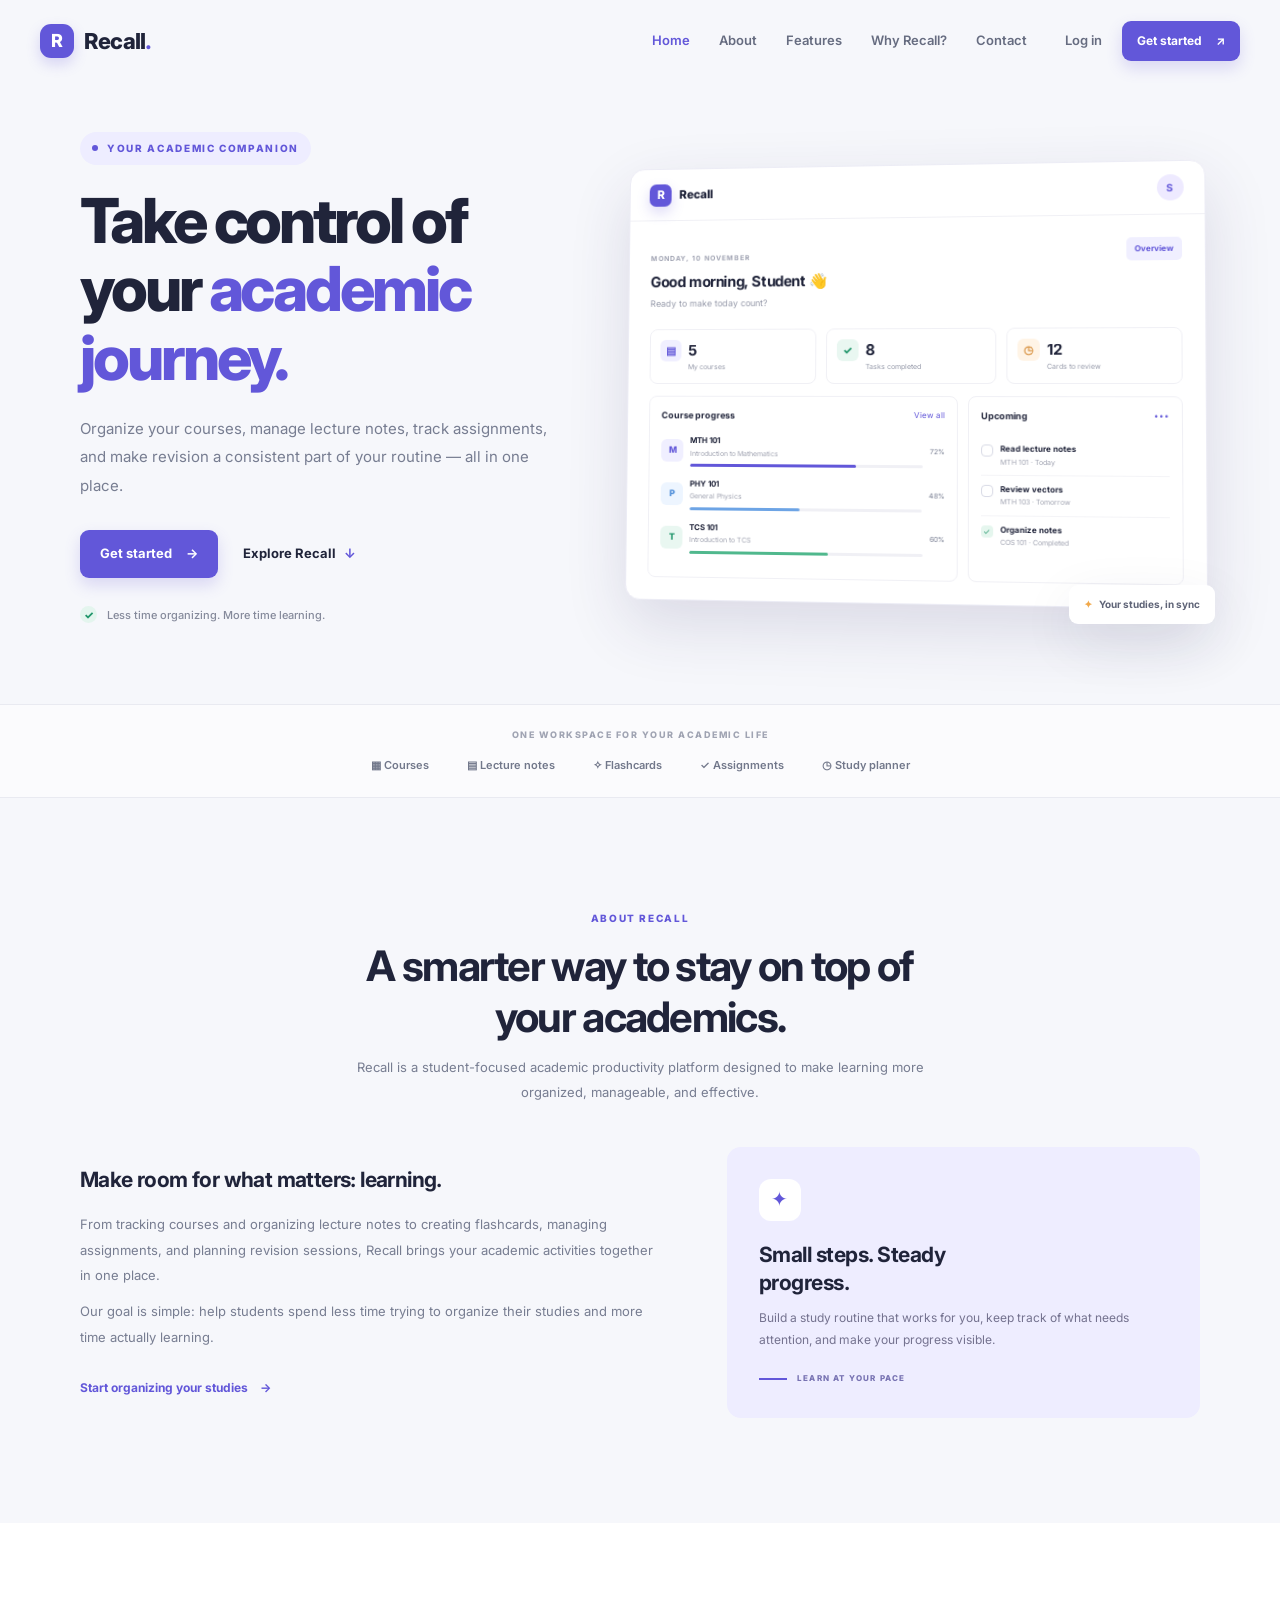
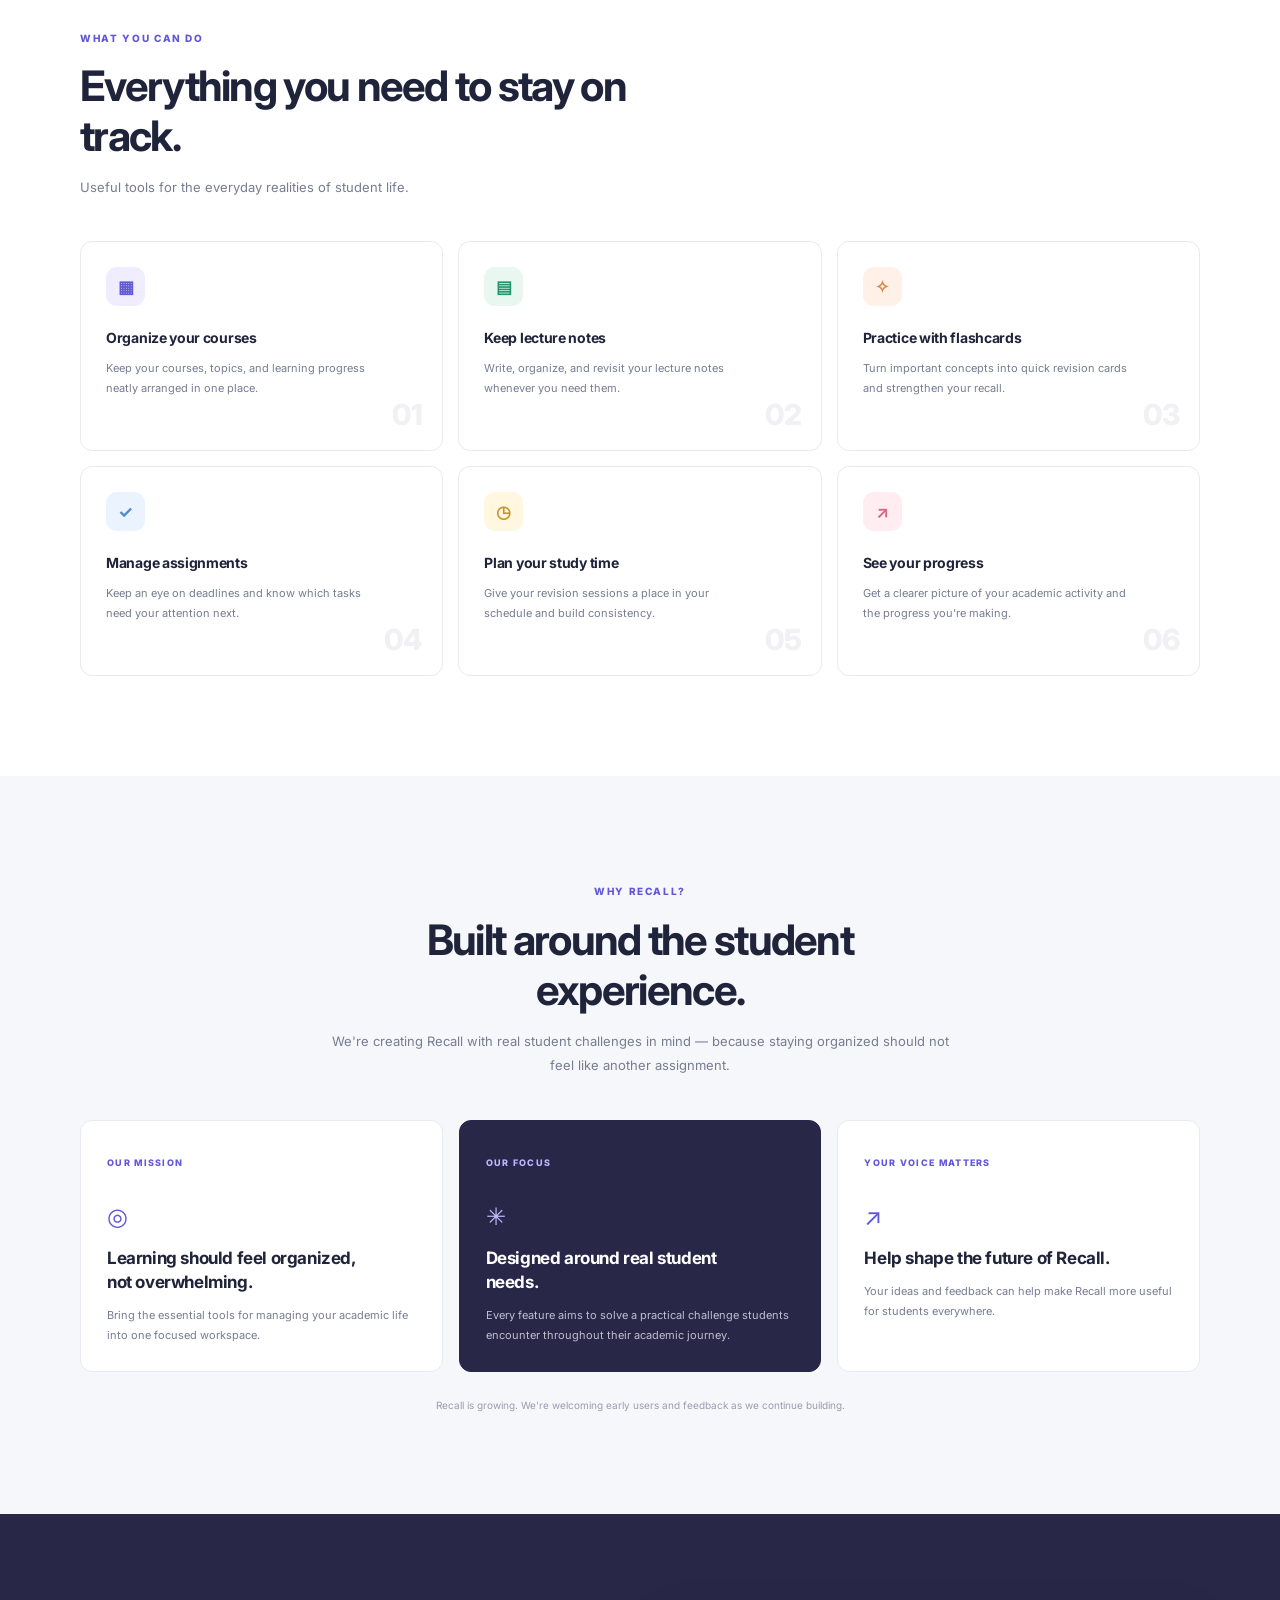
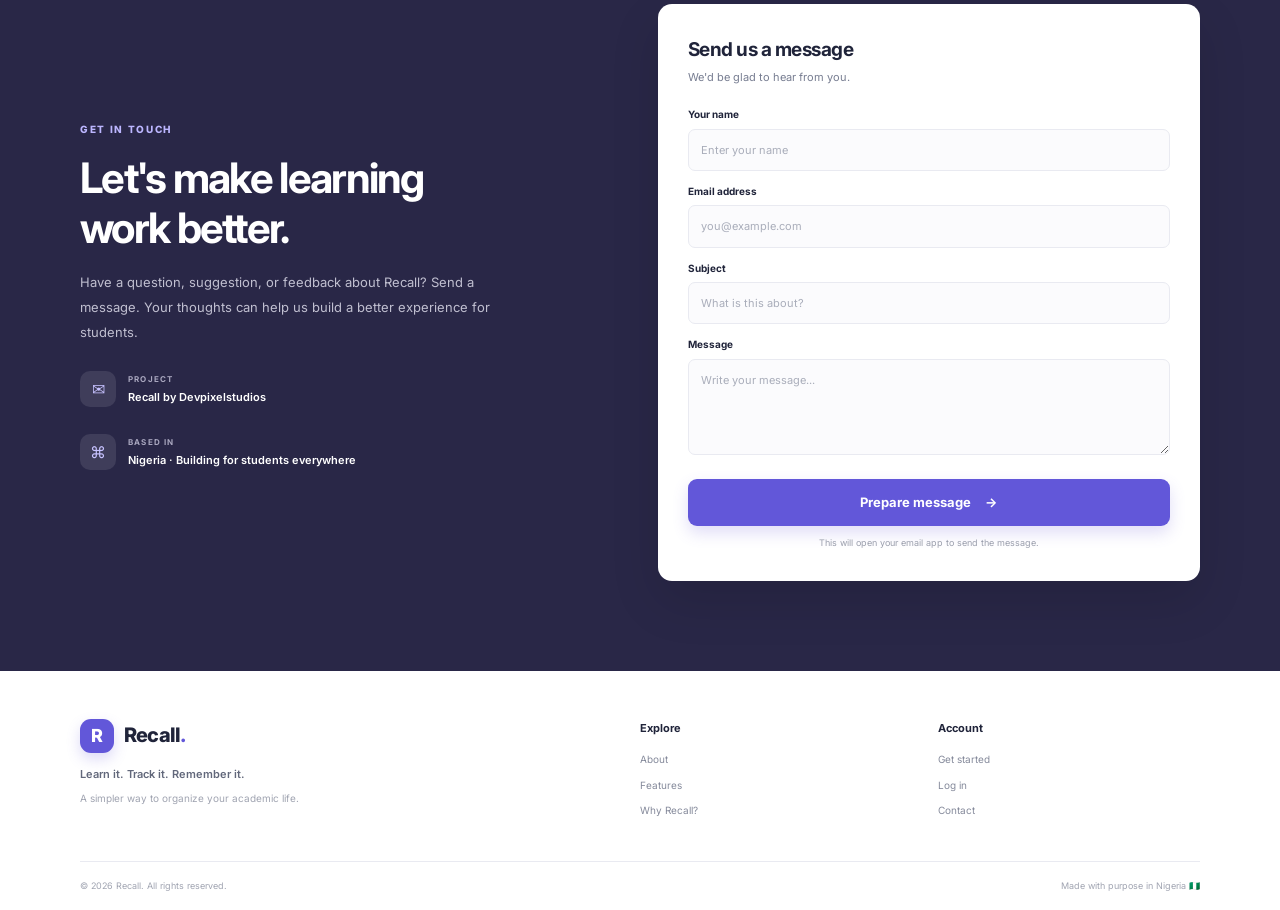
<file: public/index.html>
<!DOCTYPE html>
<html lang="en">
<head>
  <meta charset="UTF-8">
  <meta name="viewport" content="width=device-width, initial-scale=1.0">
  <meta name="description" content="Recall helps students organize courses, lecture notes, assignments and revision in one place.">
  <meta name="theme-color" content="#f6f7fb">
  <title>Recall — Learn it. Track it. Remember it.</title>
  <link rel="preconnect" href="https://fonts.googleapis.com">
  <link rel="preconnect" href="https://fonts.gstatic.com" crossorigin>
  <link href="https://fonts.googleapis.com/css2?family=Inter:wght@400;500;600;700;800&display=swap" rel="stylesheet">
  <link rel="stylesheet" href="css/index.css">
</head>
<body>
  <div class="site-shell">
    <nav class="navbar" aria-label="Main navigation">
      <a class="brand" href="#home" aria-label="Recall home">
        <span class="brand-mark">R</span><span>Recall<span class="brand-dot">.</span></span>
      </a>
      <button class="menu-toggle" id="menuToggle" aria-label="Open navigation" aria-expanded="false">
        <span></span><span></span><span></span>
      </button>
      <div class="nav-menu" id="navMenu">
        <a class="nav-link active" href="#home">Home</a>
        <a class="nav-link" href="#about">About</a>
        <a class="nav-link" href="#features">Features</a>
        <a class="nav-link" href="#why-recall">Why Recall?</a>
        <a class="nav-link" href="#contact">Contact</a>
        <div class="nav-actions">
          <a class="login-link" href="login.html">Log in</a>
          <a class="button button-small" href="register.html">Get started <span aria-hidden="true">↗</span></a>
        </div>
      </div>
    </nav>

    <main>
      <section class="hero section-wrap" id="home">
        <div class="hero-copy">
          <div class="eyebrow"><span class="eyebrow-dot"></span> YOUR ACADEMIC COMPANION</div>
          <h1>Take control of your <span>academic journey.</span></h1>
          <p class="hero-description">Organize your courses, manage lecture notes, track assignments, and make revision a consistent part of your routine — all in one place.</p>
          <div class="hero-actions">
            <a class="button" href="register.html">Get started <span aria-hidden="true">→</span></a>
            <a class="text-button" href="#about">Explore Recall <span aria-hidden="true">↓</span></a>
          </div>
          <div class="hero-note"><span class="note-check">✓</span> Less time organizing. More time learning.</div>
        </div>

        <div class="hero-visual" aria-label="Preview of the Recall student dashboard">
          <div class="visual-glow"></div>
          <div class="dashboard-preview">
            <div class="preview-topbar">
              <div class="preview-brand"><span class="mini-mark">R</span> Recall</div>
              <div class="preview-avatar">S</div>
            </div>
            <div class="preview-content">
              <div class="preview-greeting">
                <div><span class="preview-overline">MONDAY, 10 NOVEMBER</span><h3>Good morning, Student 👋</h3><p>Ready to make today count?</p></div>
                <span class="preview-pill">Overview</span>
              </div>
              <div class="preview-stats">
                <div class="stat-card"><span class="stat-icon purple">▤</span><strong>5</strong><small>My courses</small></div>
                <div class="stat-card"><span class="stat-icon green">✓</span><strong>8</strong><small>Tasks completed</small></div>
                <div class="stat-card"><span class="stat-icon orange">◷</span><strong>12</strong><small>Cards to review</small></div>
              </div>
              <div class="preview-lower">
                <div class="preview-panel courses-panel">
                  <div class="panel-heading"><strong>Course progress</strong><span>View all</span></div>
                  <div class="course-row"><span class="course-bullet purple-bg">M</span><div class="course-info"><b>MTH 101</b><small>Introduction to Mathematics</small><div class="progress-track"><i style="width:72%"></i></div></div><em>72%</em></div>
                  <div class="course-row"><span class="course-bullet blue-bg">P</span><div class="course-info"><b>PHY 101</b><small>General Physics</small><div class="progress-track"><i class="blue-progress" style="width:48%"></i></div></div><em>48%</em></div>
                  <div class="course-row"><span class="course-bullet green-bg">T</span><div class="course-info"><b>TCS 101</b><small>Introduction to TCS</small><div class="progress-track"><i class="green-progress" style="width:60%"></i></div></div><em>60%</em></div>
                </div>
                <div class="preview-panel task-panel">
                  <div class="panel-heading"><strong>Upcoming</strong><span>•••</span></div>
                  <div class="task-item"><span class="task-check"></span><div><b>Read lecture notes</b><small>MTH 101 · Today</small></div></div>
                  <div class="task-item"><span class="task-check"></span><div><b>Review vectors</b><small>MTH 103 · Tomorrow</small></div></div>
                  <div class="task-item"><span class="task-check done">✓</span><div><b>Organize notes</b><small>COS 101 · Completed</small></div></div>
                </div>
              </div>
            </div>
          </div>
          <div class="floating-chip"><span>✦</span> Your studies, in sync</div>
        </div>
      </section>

      <section class="trust-strip">
        <p>ONE WORKSPACE FOR YOUR ACADEMIC LIFE</p>
        <div><span>▦ Courses</span><span>▤ Lecture notes</span><span>✧ Flashcards</span><span>✓ Assignments</span><span>◷ Study planner</span></div>
      </section>

      <section class="section-wrap about-section" id="about">
        <div class="section-heading centered">
          <span class="section-kicker">ABOUT RECALL</span>
          <h2>A smarter way to stay on top of your academics.</h2>
          <p>Recall is a student-focused academic productivity platform designed to make learning more organized, manageable, and effective.</p>
        </div>
        <div class="about-content">
          <div class="about-copy">
            <h3>Make room for what matters: learning.</h3>
            <p>From tracking courses and organizing lecture notes to creating flashcards, managing assignments, and planning revision sessions, Recall brings your academic activities together in one place.</p>
            <p>Our goal is simple: help students spend less time trying to organize their studies and more time actually learning.</p>
            <a class="inline-link" href="register.html">Start organizing your studies <span>→</span></a>
          </div>
          <div class="about-highlight">
            <div class="highlight-icon">✦</div>
            <h3>Small steps. Steady progress.</h3>
            <p>Build a study routine that works for you, keep track of what needs attention, and make your progress visible.</p>
            <div class="highlight-footer"><span class="highlight-line"></span><span>LEARN AT YOUR PACE</span></div>
          </div>
        </div>
      </section>

      <section class="features-section" id="features">
        <div class="section-wrap">
          <div class="section-heading">
            <span class="section-kicker">WHAT YOU CAN DO</span>
            <h2>Everything you need to stay on track.</h2>
            <p>Useful tools for the everyday realities of student life.</p>
          </div>
          <div class="feature-grid">
            <article class="feature-card"><div class="feature-icon lavender">▦</div><h3>Organize your courses</h3><p>Keep your courses, topics, and learning progress neatly arranged in one place.</p><span class="feature-number">01</span></article>
            <article class="feature-card"><div class="feature-icon mint">▤</div><h3>Keep lecture notes</h3><p>Write, organize, and revisit your lecture notes whenever you need them.</p><span class="feature-number">02</span></article>
            <article class="feature-card"><div class="feature-icon peach">✧</div><h3>Practice with flashcards</h3><p>Turn important concepts into quick revision cards and strengthen your recall.</p><span class="feature-number">03</span></article>
            <article class="feature-card"><div class="feature-icon sky">✓</div><h3>Manage assignments</h3><p>Keep an eye on deadlines and know which tasks need your attention next.</p><span class="feature-number">04</span></article>
            <article class="feature-card"><div class="feature-icon butter">◷</div><h3>Plan your study time</h3><p>Give your revision sessions a place in your schedule and build consistency.</p><span class="feature-number">05</span></article>
            <article class="feature-card"><div class="feature-icon rose">↗</div><h3>See your progress</h3><p>Get a clearer picture of your academic activity and the progress you're making.</p><span class="feature-number">06</span></article>
          </div>
        </div>
      </section>

      <section class="section-wrap why-section" id="why-recall">
        <div class="section-heading centered">
          <span class="section-kicker">WHY RECALL?</span>
          <h2>Built around the student experience.</h2>
          <p>We're creating Recall with real student challenges in mind — because staying organized should not feel like another assignment.</p>
        </div>
        <div class="why-grid">
          <article class="why-card"><span class="why-tag">OUR MISSION</span><div class="why-icon">◎</div><h3>Learning should feel organized, not overwhelming.</h3><p>Bring the essential tools for managing your academic life into one focused workspace.</p></article>
          <article class="why-card featured-why"><span class="why-tag">OUR FOCUS</span><div class="why-icon">✳</div><h3>Designed around real student needs.</h3><p>Every feature aims to solve a practical challenge students encounter throughout their academic journey.</p></article>
          <article class="why-card"><span class="why-tag">YOUR VOICE MATTERS</span><div class="why-icon">↗</div><h3>Help shape the future of Recall.</h3><p>Your ideas and feedback can help make Recall more useful for students everywhere.</p></article>
        </div>
        <p class="honesty-note">Recall is growing. We're welcoming early users and feedback as we continue building.</p>
      </section>

      <section class="contact-section" id="contact">
        <div class="section-wrap contact-layout">
          <div class="contact-copy">
            <span class="section-kicker light-kicker">GET IN TOUCH</span>
            <h2>Let's make learning work better.</h2>
            <p>Have a question, suggestion, or feedback about Recall? Send a message. Your thoughts can help us build a better experience for students.</p>
            <div class="contact-detail"><span class="contact-detail-icon">✉</span><div><small>PROJECT</small><strong>Recall by Devpixelstudios</strong></div></div>
            <div class="contact-detail"><span class="contact-detail-icon">⌘</span><div><small>BASED IN</small><strong>Nigeria · Building for students everywhere</strong></div></div>
          </div>
          <form class="contact-form" id="contactForm">
            <h3>Send us a message</h3>
            <p>We'd be glad to hear from you.</p>
            <label for="name">Your name</label>
            <input id="name" name="name" type="text" placeholder="Enter your name" required>
            <label for="email">Email address</label>
            <input id="email" name="email" type="email" placeholder="you@example.com" required>
            <label for="subject">Subject</label>
            <input id="subject" name="subject" type="text" placeholder="What is this about?" required>
            <label for="message">Message</label>
            <textarea id="message" name="message" rows="4" placeholder="Write your message..." required></textarea>
            <button class="button submit-button" type="submit">Prepare message <span>→</span></button>
            <small class="form-note" id="formNote">This will open your email app to send the message.</small>
          </form>
        </div>
      </section>
    </main>

    <footer class="footer">
      <div class="section-wrap footer-main">
        <div class="footer-brand-block">
          <a class="brand footer-brand" href="#home"><span class="brand-mark">R</span><span>Recall<span class="brand-dot">.</span></span></a>
          <p>Learn it. Track it. Remember it.</p>
          <small>A simpler way to organize your academic life.</small>
        </div>
        <div class="footer-links"><strong>Explore</strong><a href="#about">About</a><a href="#features">Features</a><a href="#why-recall">Why Recall?</a></div>
        <div class="footer-links"><strong>Account</strong><a href="register.html">Get started</a><a href="login.html">Log in</a><a href="#contact">Contact</a></div>
      </div>
      <div class="section-wrap footer-bottom"><span>© <span id="year">2026</span> Recall. All rights reserved.</span><span>Made with purpose in Nigeria 🇳🇬</span></div>
    </footer>
  </div>
  <script src="js/index.js"></script>
</body>
</html>
</file>
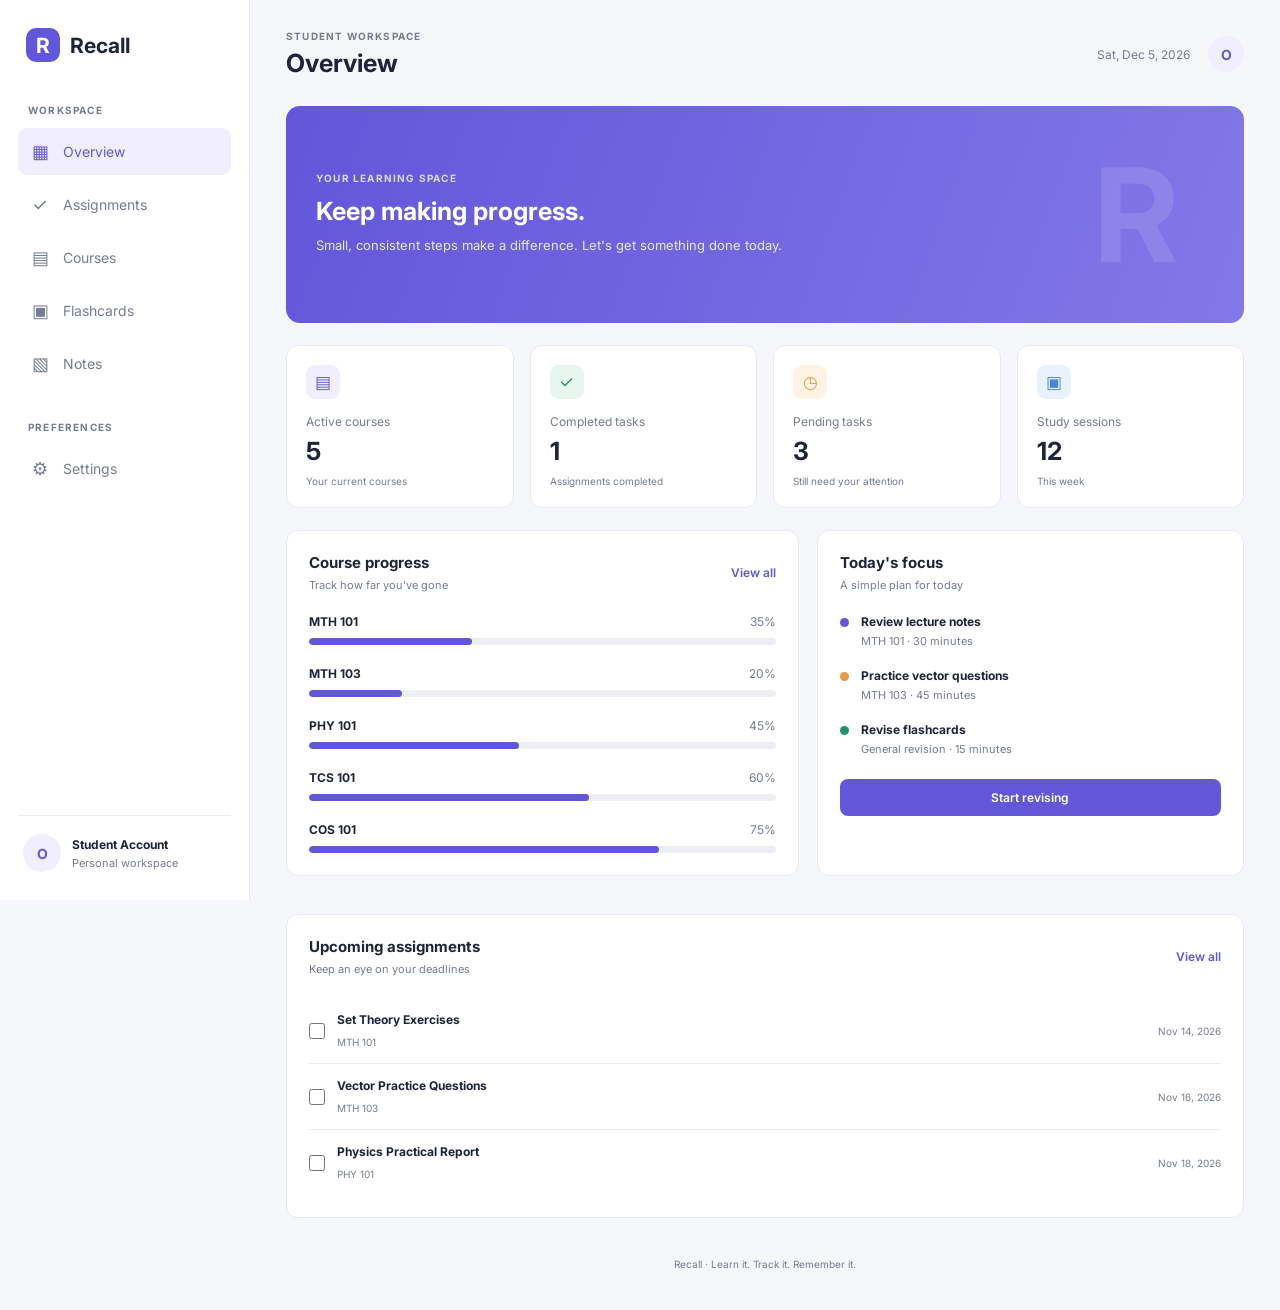
<file: public/dashboard/index.html>
<!DOCTYPE html>
<html lang="en">
<head>
  <meta charset="UTF-8">
  <meta name="viewport" content="width=device-width, initial-scale=1.0">
  <title>Recall | Student Dashboard</title>
  <link rel="preconnect" href="https://fonts.googleapis.com">
  <link rel="preconnect" href="https://fonts.gstatic.com" crossorigin>
  <link href="https://fonts.googleapis.com/css2?family=Inter:wght@400;500;600;700&display=swap" rel="stylesheet">
  <link rel="stylesheet" href="css/dashboard.css">
</head>
<body>

  <aside class="sidebar">
    <a href="#" class="brand"><span class="brand-icon">R</span> Recall</a>

    <p class="nav-label">WORKSPACE</p>
    <nav class="nav-links">
      <button class="nav-link active" data-page="overview"><span>▦</span> Overview</button>
      <button class="nav-link" data-page="assignments"><span>✓</span> Assignments</button>
      <button class="nav-link" data-page="courses"><span>▤</span> Courses</button>
      <button class="nav-link" data-page="flashcards"><span>▣</span> Flashcards</button>
      <button class="nav-link" data-page="notes"><span>▧</span> Notes</button>
    </nav>

    <p class="nav-label settings-label">PREFERENCES</p>
    <nav class="nav-links">
      <button class="nav-link" data-page="settings"><span>⚙</span> Settings</button>
    </nav>

    <div class="sidebar-bottom">
      <div class="profile-avatar">O</div>
      <div class="profile-info">
        <strong>Student Account</strong>
        <small>Personal workspace</small>
      </div>
    </div>
  </aside>

  <main class="main-content">
    <header class="topbar">
      <div>
        <p class="eyebrow">STUDENT WORKSPACE</p>
        <h1 id="page-title">Overview</h1>
      </div>
      <div class="topbar-right">
        <span class="date-label" id="current-date"></span>
        <div class="top-avatar">O</div>
      </div>
    </header>

    <!-- OVERVIEW -->
    <section class="page active" id="overview">
      <div class="welcome-banner">
        <div>
          <p class="eyebrow light">YOUR LEARNING SPACE</p>
          <h2>Keep making progress.</h2>
          <p>Small, consistent steps make a difference. Let's get something done today.</p>
        </div>
        <div class="welcome-mark">R</div>
      </div>

      <div class="stats-grid">
        <article class="stat-card">
          <span class="stat-icon purple">▤</span>
          <p>Active courses</p>
          <h3 id="stat-courses">5</h3>
          <small>Your current courses</small>
        </article>
        <article class="stat-card">
          <span class="stat-icon green">✓</span>
          <p>Completed tasks</p>
          <h3 id="stat-completed">8</h3>
          <small>Assignments completed</small>
        </article>
        <article class="stat-card">
          <span class="stat-icon orange">◷</span>
          <p>Pending tasks</p>
          <h3 id="stat-pending">3</h3>
          <small>Still need your attention</small>
        </article>
        <article class="stat-card">
          <span class="stat-icon blue">▣</span>
          <p>Study sessions</p>
          <h3>12</h3>
          <small>This week</small>
        </article>
      </div>

      <div class="content-grid">
        <article class="panel">
          <div class="panel-heading">
            <div>
              <h3>Course progress</h3>
              <p>Track how far you've gone</p>
            </div>
            <button class="text-button" data-goto="courses">View all</button>
          </div>
          <div id="overview-courses" class="progress-list"></div>
        </article>

        <article class="panel">
          <div class="panel-heading">
            <div>
              <h3>Today's focus</h3>
              <p>A simple plan for today</p>
            </div>
          </div>
          <div class="focus-list">
            <div class="focus-item">
              <span class="focus-dot purple-dot"></span>
              <div><strong>Review lecture notes</strong><small>MTH 101 · 30 minutes</small></div>
            </div>
            <div class="focus-item">
              <span class="focus-dot orange-dot"></span>
              <div><strong>Practice vector questions</strong><small>MTH 103 · 45 minutes</small></div>
            </div>
            <div class="focus-item">
              <span class="focus-dot green-dot"></span>
              <div><strong>Revise flashcards</strong><small>General revision · 15 minutes</small></div>
            </div>
          </div>
          <button class="primary-button full-button" data-goto="flashcards">Start revising</button>
        </article>
      </div>

      <article class="panel upcoming-panel">
        <div class="panel-heading">
          <div><h3>Upcoming assignments</h3><p>Keep an eye on your deadlines</p></div>
          <button class="text-button" data-goto="assignments">View all</button>
        </div>
        <div id="overview-assignments"></div>
      </article>
    </section>

    <!-- ASSIGNMENTS -->
    <section class="page" id="assignments">
      <div class="page-intro">
        <div><h2>Assignments</h2><p>Organize your academic tasks and deadlines.</p></div>
        <button class="primary-button" id="add-assignment">+ Add assignment</button>
      </div>

      <div class="stats-grid compact-stats">
        <article class="stat-card"><p>Total assignments</p><h3 id="assignment-total">4</h3></article>
        <article class="stat-card"><p>Completed</p><h3 id="assignment-done">1</h3></article>
        <article class="stat-card"><p>Pending</p><h3 id="assignment-pending">3</h3></article>
      </div>

      <article class="panel">
        <div class="panel-heading">
          <div><h3>All assignments</h3><p>Mark a task complete when you're done.</p></div>
        </div>
        <div id="assignment-list" class="assignment-list"></div>
      </article>
    </section>

    <!-- COURSES -->
    <section class="page" id="courses">
      <div class="page-intro">
        <div><h2>My courses</h2><p>Keep your courses and learning progress organized.</p></div>
        <button class="primary-button" id="add-course">+ Add course</button>
      </div>
      <div id="course-grid" class="course-grid"></div>
    </section>

    <!-- FLASHCARDS -->
    <section class="page" id="flashcards">
      <div class="page-intro">
        <div><h2>Flashcards</h2><p>Test your memory and strengthen what you've learned.</p></div>
      </div>

      <div class="flashcard-area">
        <div class="flashcard-meta">
          <span id="flashcard-counter">Card 1 of 4</span>
          <span class="tag">MTH 103</span>
        </div>
        <button class="flashcard" id="flashcard">
          <span class="card-side-label" id="card-side-label">QUESTION</span>
          <span class="flashcard-content" id="flashcard-content">What is a vector?</span>
          <span class="flip-hint">Click to reveal answer</span>
        </button>
        <div class="flashcard-controls">
          <button class="secondary-button" id="previous-card">Previous</button>
          <button class="secondary-button" id="next-card">Next card →</button>
        </div>
        <div class="difficulty-controls">
          <p>How well did you remember?</p>
          <div>
            <button class="difficulty difficult" data-difficulty="Difficult">Difficult</button>
            <button class="difficulty medium" data-difficulty="Medium">Medium</button>
            <button class="difficulty easy" data-difficulty="Easy">Easy</button>
          </div>
        </div>
      </div>
    </section>

    <!-- NOTES -->
    <section class="page" id="notes">
      <div class="page-intro">
        <div><h2>Lecture notes</h2><p>Your notes, organized in one place.</p></div>
        <button class="primary-button" id="add-note">+ New note</button>
      </div>
      <div class="notes-toolbar">
        <input type="search" id="note-search" placeholder="Search your notes...">
        <select id="note-filter">
          <option value="all">All courses</option>
          <option value="MTH 101">MTH 101</option>
          <option value="MTH 103">MTH 103</option>
          <option value="PHY 101">PHY 101</option>
          <option value="TCS 101">TCS 101</option>
        </select>
      </div>
      <div id="notes-grid" class="notes-grid"></div>
    </section>

    <!-- SETTINGS -->
    <section class="page" id="settings">
      <div class="page-intro">
        <div><h2>Settings</h2><p>Manage your account and learning preferences.</p></div>
      </div>

      <article class="panel settings-panel">
        <div class="settings-heading"><h3>Profile information</h3><p>Basic information about your account.</p></div>
        <label class="field-label">Display name</label>
        <input class="settings-input" id="display-name" value="Student Account">
        <label class="field-label">Email address</label>
        <input class="settings-input" id="display-email" type="email" placeholder="student@example.com">
        <button class="primary-button" id="save-profile">Save changes</button>
      </article>

      <article class="panel settings-panel">
        <div class="settings-heading"><h3>Study preferences</h3><p>Customize your study experience.</p></div>
        <label class="field-label">Daily study goal</label>
        <select class="settings-input" id="study-goal">
          <option>1 hour</option><option selected>2 hours</option>
          <option>3 hours</option><option>4 hours</option>
        </select>
        <label class="field-label">Reminder preference</label>
        <select class="settings-input" id="reminder">
          <option>Off</option><option selected>Daily</option><option>Weekly</option>
        </select>
        <button class="primary-button" id="save-preferences">Save preferences</button>
      </article>

      <article class="panel settings-panel">
        <div class="settings-heading"><h3>About Recall</h3><p>Learn it. Track it. Remember it.</p></div>
        <p class="muted">Recall helps students manage courses, lecture notes, flashcards, assignments and study progress.</p>
        <p class="muted">Version 1.0 · Frontend prototype</p>
      </article>
    </section>

    <footer class="footer">Recall · Learn it. Track it. Remember it.</footer>
  </main>

  <!-- MOBILE BOTTOM NAVIGATION -->
  <nav class="mobile-nav">
    <button class="mobile-link active" data-page="overview"><span>▦</span><small>Home</small></button>
    <button class="mobile-link" data-page="assignments"><span>✓</span><small>Tasks</small></button>
    <button class="mobile-link" data-page="courses"><span>▤</span><small>Courses</small></button>
    <button class="mobile-link" data-page="flashcards"><span>▣</span><small>Cards</small></button>
    <button class="mobile-link" data-page="notes"><span>▧</span><small>Notes</small></button>
    <button class="mobile-link" data-page="settings"><span>⚙</span><small>Settings</small></button>
  </nav>

  <script src="js/dashboard.js"></script>
</body>
</html>
</file>
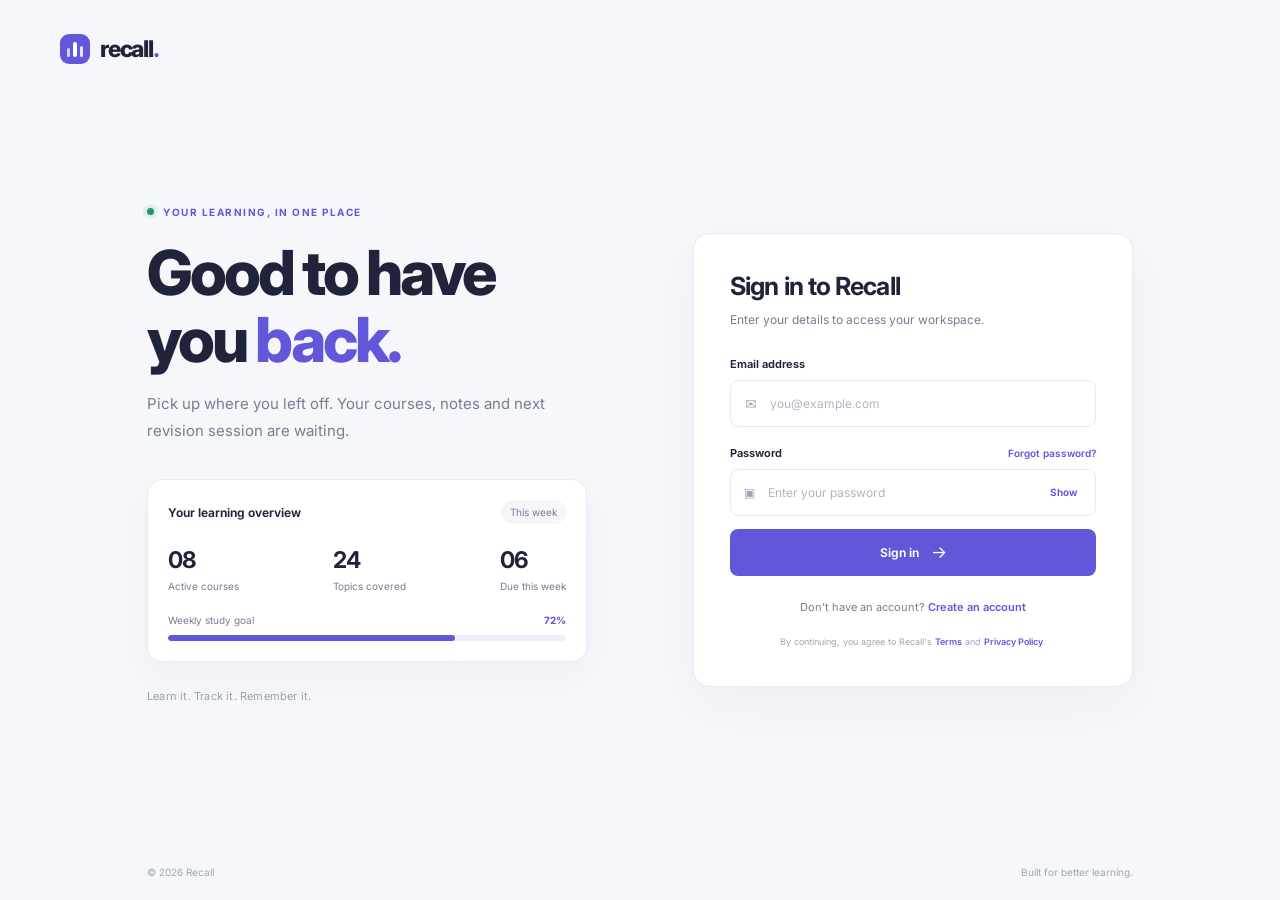
<file: public/login.html>
<!DOCTYPE html>
<html lang="en">
<head>
  <meta charset="UTF-8">
  <meta name="viewport" content="width=device-width, initial-scale=1.0">
  <meta name="theme-color" content="#6257D9">
  <title>Sign in | Recall</title>
  <link rel="preconnect" href="https://fonts.googleapis.com">
  <link rel="preconnect" href="https://fonts.gstatic.com" crossorigin>
  <link href="https://fonts.googleapis.com/css2?family=Inter:wght@400;500;600;700;800&display=swap" rel="stylesheet">
  <link rel="stylesheet" href="css/auth.css">
</head>
<body>
  <main class="auth-shell">
    <a class="brand" href="index.html" aria-label="Recall home">
      <span class="brand-mark"><span></span><span></span><span></span></span>
      <span>recall<span class="brand-dot">.</span></span>
    </a>

    <section class="auth-layout">
      <div class="auth-intro">
        <span class="eyebrow"><span class="eyebrow-dot"></span> YOUR LEARNING, IN ONE PLACE</span>
        <h1>Good to have<br>you <span>back.</span></h1>
        <p>Pick up where you left off. Your courses, notes and next revision session are waiting.</p>
        <div class="mini-preview" aria-hidden="true">
          <div class="preview-top"><span class="preview-title">Your learning overview</span><span class="preview-pill">This week</span></div>
          <div class="preview-stats">
            <div><strong>08</strong><small>Active courses</small></div>
            <div><strong>24</strong><small>Topics covered</small></div>
            <div><strong>06</strong><small>Due this week</small></div>
          </div>
          <div class="preview-progress"><div><span>Weekly study goal</span><b>72%</b></div><span class="progress-track"><i></i></span></div>
        </div>
        <p class="intro-foot">Learn it. Track it. Remember it.</p>
      </div>

      <div class="auth-card">
        <div class="card-heading">
          <span class="mobile-eyebrow">WELCOME BACK</span>
          <h2>Sign in to Recall</h2>
          <p>Enter your details to access your workspace.</p>
        </div>
        <form id="signin-form" novalidate>
          <label for="email">Email address</label>
          <div class="field-wrap"><span class="field-icon">✉</span><input id="email" name="email" type="email" placeholder="you@example.com" autocomplete="email" required></div>
          <div class="field-error" data-error-for="email"></div>

          <div class="label-row"><label for="password">Password</label><a href="#" class="text-link" id="forgot-link">Forgot password?</a></div>
          <div class="field-wrap"><span class="field-icon lock-icon">▣</span><input id="password" name="password" type="password" placeholder="Enter your password" autocomplete="current-password" required><button class="password-toggle" type="button" aria-label="Show password" data-toggle="password">Show</button></div>
          <div class="field-error" data-error-for="password"></div>

          <button class="submit-btn" type="submit">Sign in <span aria-hidden="true">→</span></button>
          <p class="form-message" id="form-message" role="status"></p>
        </form>
        <p class="switch-auth">Don't have an account? <a href="register.html">Create an account</a></p>
        <p class="legal-note">By continuing, you agree to Recall's <a href="#">Terms</a> and <a href="#">Privacy Policy</a>.</p>
      </div>
    </section>
    <footer class="page-footer"><span>© 2026 Recall</span><span>Built for better learning.</span></footer>
  </main>
  <script src="js/auth.js"></script>
</body>
</html>
</file>
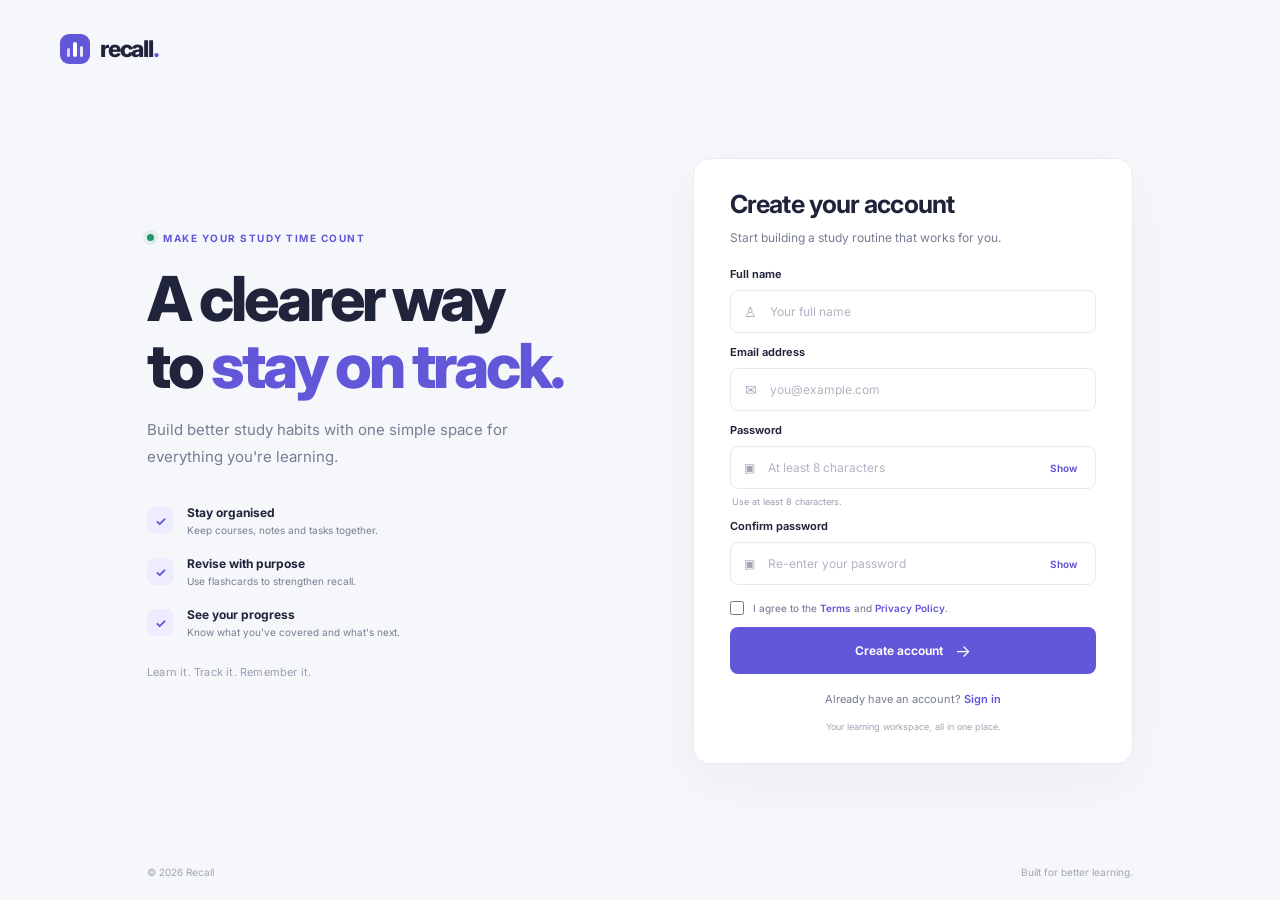
<file: public/register.html>
<!DOCTYPE html>
<html lang="en">
<head>
  <meta charset="UTF-8">
  <meta name="viewport" content="width=device-width, initial-scale=1.0">
  <meta name="theme-color" content="#6257D9">
  <title>Create account | Recall</title>
  <link rel="preconnect" href="https://fonts.googleapis.com">
  <link rel="preconnect" href="https://fonts.gstatic.com" crossorigin>
  <link href="https://fonts.googleapis.com/css2?family=Inter:wght@400;500;600;700;800&display=swap" rel="stylesheet">
  <link rel="stylesheet" href="css/auth.css">
</head>
<body>
  <main class="auth-shell">
    <a class="brand" href="index.html" aria-label="Recall home">
      <span class="brand-mark"><span></span><span></span><span></span></span>
      <span>recall<span class="brand-dot">.</span></span>
    </a>

    <section class="auth-layout signup-layout">
      <div class="auth-intro">
        <span class="eyebrow"><span class="eyebrow-dot"></span> MAKE YOUR STUDY TIME COUNT</span>
        <h1>A clearer way<br>to <span>stay on track.</span></h1>
        <p>Build better study habits with one simple space for everything you're learning.</p>
        <div class="benefit-list">
          <div><span class="benefit-icon">✓</span><span><b>Stay organised</b><small>Keep courses, notes and tasks together.</small></span></div>
          <div><span class="benefit-icon">✓</span><span><b>Revise with purpose</b><small>Use flashcards to strengthen recall.</small></span></div>
          <div><span class="benefit-icon">✓</span><span><b>See your progress</b><small>Know what you've covered and what's next.</small></span></div>
        </div>
        <p class="intro-foot">Learn it. Track it. Remember it.</p>
      </div>

      <div class="auth-card signup-card">
        <div class="card-heading">
          <span class="mobile-eyebrow">GET STARTED</span>
          <h2>Create your account</h2>
          <p>Start building a study routine that works for you.</p>
        </div>
        <form id="signup-form" novalidate>
          <label for="full-name">Full name</label>
          <div class="field-wrap"><span class="field-icon">♙</span><input id="full-name" name="fullName" type="text" placeholder="Your full name" autocomplete="name" required></div>
          <div class="field-error" data-error-for="full-name"></div>

          <label for="signup-email">Email address</label>
          <div class="field-wrap"><span class="field-icon">✉</span><input id="signup-email" name="email" type="email" placeholder="you@example.com" autocomplete="email" required></div>
          <div class="field-error" data-error-for="signup-email"></div>

          <label for="signup-password">Password</label>
          <div class="field-wrap"><span class="field-icon lock-icon">▣</span><input id="signup-password" name="password" type="password" placeholder="At least 8 characters" autocomplete="new-password" required><button class="password-toggle" type="button" aria-label="Show password" data-toggle="signup-password">Show</button></div>
          <div class="field-error" data-error-for="signup-password"></div>
          <div class="password-hint" id="password-hint">Use at least 8 characters.</div>

          <label for="confirm-password">Confirm password</label>
          <div class="field-wrap"><span class="field-icon lock-icon">▣</span><input id="confirm-password" name="confirmPassword" type="password" placeholder="Re-enter your password" autocomplete="new-password" required><button class="password-toggle" type="button" aria-label="Show password" data-toggle="confirm-password">Show</button></div>
          <div class="field-error" data-error-for="confirm-password"></div>

          <label class="check-row"><input type="checkbox" id="terms" required><span>I agree to the <a href="#">Terms</a> and <a href="#">Privacy Policy</a>.</span></label>
          <div class="field-error" data-error-for="terms"></div>

          <button class="submit-btn" type="submit">Create account <span aria-hidden="true">→</span></button>
          <p class="form-message" id="form-message" role="status"></p>
        </form>
        <p class="switch-auth">Already have an account? <a href="login.html">Sign in</a></p>
        <p class="legal-note">Your learning workspace, all in one place.</p>
      </div>
    </section>
    <footer class="page-footer"><span>© 2026 Recall</span><span>Built for better learning.</span></footer>
  </main>
  <script src="js/auth.js"></script>
</body>
</html>
</file>
<file: public/css/index.css>
@import url('https://fonts.googleapis.com/css2?family=Inter:wght@400;500;600;700;800&display=swap');

:root {
  --primary: #6257d9;
  --primary-dark: #5146c5;
  --background: #f6f7fb;
  --surface: #ffffff;
  --text: #20243a;
  --muted: #777d91;
  --border: #e9eaf1;
  --success: #21966b;
  --shadow: 0 18px 55px rgba(36, 39, 75, .09);
}
* { box-sizing: border-box; margin: 0; padding: 0; }
html { scroll-behavior: smooth; scroll-padding-top: 90px; }
body { font-family: 'Inter', sans-serif; background: var(--background); color: var(--text); line-height: 1.65; -webkit-font-smoothing: antialiased; }
a { color: inherit; text-decoration: none; }
button, input, textarea { font: inherit; }
.site-shell { overflow: hidden; }
.section-wrap { width: min(1120px, calc(100% - 48px)); margin: 0 auto; }
.navbar { width: min(1200px, calc(100% - 48px)); height: 82px; margin: auto; display: flex; align-items: center; justify-content: space-between; position: relative; z-index: 10; }
.brand { display: inline-flex; align-items: center; gap: 10px; font-size: 22px; font-weight: 800; letter-spacing: -.8px; }
.brand-mark, .mini-mark { width: 34px; height: 34px; display: grid; place-items: center; border-radius: 11px; background: var(--primary); color: white; font-size: 18px; font-weight: 800; box-shadow: 0 6px 14px rgba(98,87,217,.22); }
.brand-dot { color: var(--primary); }
.nav-menu { display: flex; align-items: center; gap: 29px; }
.nav-link, .login-link { color: #666c80; font-size: 13px; font-weight: 600; transition: color .2s; }
.nav-link:hover, .nav-link.active, .login-link:hover { color: var(--primary); }
.nav-actions { display: flex; align-items: center; gap: 20px; margin-left: 9px; }
.button { display: inline-flex; justify-content: center; align-items: center; gap: 14px; background: var(--primary); color: white; padding: 13px 20px; border: 0; border-radius: 9px; font-size: 13px; font-weight: 700; cursor: pointer; box-shadow: 0 7px 16px rgba(98,87,217,.2); transition: transform .2s, background .2s, box-shadow .2s; }
.button:hover { background: var(--primary-dark); transform: translateY(-2px); box-shadow: 0 10px 22px rgba(98,87,217,.25); }
.button-small { padding: 10px 15px; font-size: 12px; }
.menu-toggle { display: none; border: 0; background: transparent; padding: 8px; cursor: pointer; }
.menu-toggle span { width: 23px; height: 2px; display: block; background: var(--text); margin: 5px; border-radius: 3px; }
.hero { min-height: 595px; display: grid; grid-template-columns: .92fr 1.08fr; align-items: center; gap: 45px; padding-top: 50px; padding-bottom: 70px; }
.hero-copy { padding-bottom: 10px; }
.eyebrow, .section-kicker { color: var(--primary); font-size: 10px; font-weight: 800; letter-spacing: 1.65px; }
.eyebrow { display: inline-flex; align-items: center; gap: 9px; background: #eeedff; border-radius: 30px; padding: 8px 12px; margin-bottom: 22px; }
.eyebrow-dot { width: 6px; height: 6px; border-radius: 50%; background: var(--primary); }
.hero h1 { max-width: 550px; font-size: clamp(42px, 5vw, 62px); line-height: 1.11; letter-spacing: -3.1px; font-weight: 800; }
.hero h1 span { color: var(--primary); }
.hero-description { max-width: 480px; margin-top: 22px; color: var(--muted); font-size: 15px; line-height: 1.9; }
.hero-actions { display: flex; align-items: center; gap: 25px; margin-top: 30px; }
.text-button { color: var(--text); font-size: 13px; font-weight: 700; }
.text-button span { color: var(--primary); margin-left: 5px; }
.hero-note { margin-top: 28px; color: #858a9b; font-size: 11px; font-weight: 500; }
.note-check { display: inline-grid; place-items: center; width: 17px; height: 17px; margin-right: 7px; border-radius: 50%; color: var(--success); background: #e4f5ee; font-weight: 800; }
.hero-visual { position: relative; min-width: 0; padding: 25px 0; }
.visual-glow { position: absolute; width: 430px; height: 430px; border-radius: 50%; background: radial-gradient(circle, #e6e3ff 0%, rgba(230,227,255,0) 70%); top: 50%; left: 50%; transform: translate(-50%,-50%); }
.dashboard-preview { position: relative; z-index: 1; background: #fff; border: 1px solid #ececf5; border-radius: 15px; box-shadow: 0 24px 65px rgba(48,45,100,.14); transform: perspective(1100px) rotateY(-5deg) rotateX(2deg); overflow: hidden; }
.preview-topbar { height: 53px; border-bottom: 1px solid #f0f0f5; display: flex; align-items: center; justify-content: space-between; padding: 0 20px; }
.preview-brand { display: flex; align-items: center; gap: 8px; font-size: 12px; font-weight: 800; }
.mini-mark { width: 23px; height: 23px; border-radius: 7px; font-size: 12px; }
.preview-avatar { width: 26px; height: 26px; display: grid; place-items: center; background: #eeeaff; color: var(--primary); border-radius: 50%; font-size: 10px; font-weight: 700; }
.preview-content { padding: 22px; }
.preview-greeting { display: flex; justify-content: space-between; align-items: flex-start; margin-bottom: 18px; }
.preview-overline { color: #a1a4b3; font-size: 7px; font-weight: 700; letter-spacing: 1px; }
.preview-greeting h3 { font-size: 15px; margin-top: 3px; letter-spacing: -.4px; }
.preview-greeting p { color: #969aaa; font-size: 9px; margin-top: 2px; }
.preview-pill { color: var(--primary); background: #f0efff; border-radius: 5px; padding: 5px 8px; font-size: 8px; font-weight: 700; }
.preview-stats { display: grid; grid-template-columns: repeat(3,1fr); gap: 10px; }
.stat-card { border: 1px solid #f0f0f5; border-radius: 8px; padding: 10px; display: grid; grid-template-columns: 22px 1fr; align-items: center; column-gap: 7px; }
.stat-icon { width: 22px; height: 22px; display: grid; place-items: center; border-radius: 6px; font-size: 11px; font-weight: 800; }
.stat-icon.purple { color: var(--primary); background: #f0efff; }
.stat-icon.green { color: #21966b; background: #e9f7f1; }
.stat-icon.orange { color: #d58b35; background: #fff4e6; }
.stat-card strong { font-size: 15px; line-height: 1.2; }
.stat-card small { grid-column: 2; color: #969aaa; font-size: 7px; }
.preview-lower { display: grid; grid-template-columns: 1.2fr .8fr; gap: 10px; margin-top: 12px; }
.preview-panel { border: 1px solid #f0f0f5; border-radius: 8px; padding: 12px; min-width: 0; }
.panel-heading { display: flex; justify-content: space-between; margin-bottom: 12px; font-size: 9px; }
.panel-heading span { color: var(--primary); font-size: 8px; }
.course-row { display: flex; align-items: center; gap: 7px; margin: 11px 0; }
.course-bullet { flex: 0 0 23px; width: 23px; height: 23px; display: grid; place-items: center; border-radius: 6px; font-size: 9px; font-weight: 800; }
.purple-bg { color: #6257d9; background: #f0efff; } .blue-bg { color: #4789d7; background: #edf5ff; } .green-bg { color: #21966b; background: #e9f7f1; }
.course-info { flex: 1; min-width: 0; display: flex; flex-direction: column; }
.course-info b, .task-item b { font-size: 8px; }
.course-info small, .task-item small { color: #a0a3b1; font-size: 7px; }
.course-row em { color: #777d91; font-size: 7px; font-style: normal; }
.progress-track { height: 3px; background: #f0f0f5; border-radius: 4px; margin-top: 5px; overflow: hidden; }
.progress-track i { display: block; height: 100%; border-radius: 4px; background: var(--primary); }
.progress-track .blue-progress { background: #6da4e5; } .progress-track .green-progress { background: #50b88d; }
.task-item { display: flex; gap: 7px; align-items: flex-start; padding: 7px 0; border-bottom: 1px solid #f4f4f7; }
.task-item:last-child { border: 0; }
.task-item div { display: flex; flex-direction: column; }
.task-check { width: 12px; height: 12px; flex: 0 0 12px; border: 1px solid #d9dbe6; border-radius: 4px; margin-top: 2px; }
.task-check.done { display: grid; place-items: center; border: 0; background: #e5f6ee; color: var(--success); font-size: 8px; }
.floating-chip { position: absolute; z-index: 2; bottom: 4px; right: -15px; padding: 11px 15px; border-radius: 9px; background: white; box-shadow: var(--shadow); color: #5f6477; font-size: 10px; font-weight: 700; }
.floating-chip span { color: #f1a84a; margin-right: 5px; }
.trust-strip { padding: 23px 24px; border-top: 1px solid var(--border); border-bottom: 1px solid var(--border); background: rgba(255,255,255,.55); text-align: center; }
.trust-strip p { color: #a0a4b3; font-size: 9px; font-weight: 800; letter-spacing: 1.5px; }
.trust-strip div { display: flex; flex-wrap: wrap; justify-content: center; gap: 38px; margin-top: 13px; color: #72788b; font-size: 11px; font-weight: 600; }
.about-section { padding-top: 105px; padding-bottom: 105px; }
.section-heading { max-width: 620px; margin-bottom: 42px; }
.section-heading.centered { text-align: center; margin-left: auto; margin-right: auto; }
.section-heading h2, .contact-copy h2 { font-size: clamp(30px, 3.5vw, 42px); line-height: 1.2; letter-spacing: -1.7px; margin-top: 12px; }
.section-heading p { color: var(--muted); font-size: 13px; line-height: 1.9; margin-top: 13px; }
.about-content { display: grid; grid-template-columns: 1fr .82fr; align-items: stretch; gap: 70px; }
.about-copy { padding: 16px 0; }
.about-copy h3 { font-size: 21px; letter-spacing: -.6px; margin-bottom: 15px; }
.about-copy p { color: var(--muted); font-size: 13px; line-height: 1.95; margin: 11px 0; }
.inline-link { display: inline-flex; gap: 12px; align-items: center; margin-top: 17px; color: var(--primary); font-size: 12px; font-weight: 700; }
.about-highlight { background: #eeedff; border-radius: 14px; padding: 32px; min-height: 245px; display: flex; flex-direction: column; align-items: flex-start; justify-content: center; }
.highlight-icon { width: 42px; height: 42px; display: grid; place-items: center; border-radius: 12px; background: white; color: var(--primary); font-size: 20px; }
.about-highlight h3 { font-size: 21px; line-height: 1.35; margin-top: 20px; max-width: 270px; letter-spacing: -.5px; }
.about-highlight p { color: #74728f; font-size: 12px; line-height: 1.8; margin-top: 10px; }
.highlight-footer { display: flex; align-items: center; gap: 10px; margin-top: 22px; color: #7772b2; font-size: 8px; font-weight: 800; letter-spacing: 1.2px; }
.highlight-line { width: 28px; height: 2px; background: var(--primary); }
.features-section { background: #fff; padding: 100px 0; }
.feature-grid { display: grid; grid-template-columns: repeat(3,1fr); gap: 15px; }
.feature-card { position: relative; min-height: 210px; padding: 25px; border: 1px solid var(--border); border-radius: 12px; transition: transform .2s, box-shadow .2s, border-color .2s; overflow: hidden; }
.feature-card:hover { transform: translateY(-4px); border-color: #d9d5ff; box-shadow: 0 14px 30px rgba(40,40,80,.06); }
.feature-icon { width: 39px; height: 39px; display: grid; place-items: center; border-radius: 11px; font-size: 17px; font-weight: 700; }
.lavender { background: #efedff; color: #6257d9; } .mint { background: #e8f7f0; color: #21966b; } .peach { background: #fff1e7; color: #d88b4a; } .sky { background: #eaf3ff; color: #508bd2; } .butter { background: #fff7df; color: #c79527; } .rose { background: #ffedf1; color: #d66d86; }
.feature-card h3 { margin-top: 20px; font-size: 14px; letter-spacing: -.3px; }
.feature-card p { max-width: 270px; color: var(--muted); font-size: 11px; line-height: 1.85; margin-top: 8px; }
.feature-number { position: absolute; right: 19px; bottom: 12px; color: #f0f0f5; font-size: 29px; font-weight: 800; }
.why-section { padding-top: 100px; padding-bottom: 100px; }
.why-grid { display: grid; grid-template-columns: repeat(3,1fr); gap: 16px; }
.why-card { background: white; border: 1px solid var(--border); border-radius: 12px; padding: 26px; min-height: 245px; }
.featured-why { background: #292747; color: white; border-color: #292747; }
.why-tag { color: var(--primary); font-size: 9px; font-weight: 800; letter-spacing: 1.3px; }
.featured-why .why-tag { color: #bcb6ff; }
.why-icon { margin-top: 24px; color: var(--primary); font-size: 24px; }
.featured-why .why-icon { color: #c2bcff; }
.why-card h3 { max-width: 270px; font-size: 17px; line-height: 1.4; margin-top: 10px; letter-spacing: -.4px; }
.why-card p { color: var(--muted); font-size: 11px; line-height: 1.85; margin-top: 10px; }
.featured-why p { color: #c0bfd0; }
.honesty-note { text-align: center; color: #999daf; font-size: 10px; margin-top: 25px; }
.contact-section { background: #292747; padding: 90px 0; color: white; }
.contact-layout { display: grid; grid-template-columns: .9fr 1fr; gap: 90px; align-items: center; }
.light-kicker { color: #bcb6ff; }
.contact-copy h2 { max-width: 420px; font-size: 42px; }
.contact-copy > p { max-width: 430px; color: #c0bfd0; font-size: 13px; line-height: 1.9; margin-top: 17px; }
.contact-detail { display: flex; align-items: center; gap: 12px; margin-top: 27px; }
.contact-detail-icon { width: 36px; height: 36px; display: grid; place-items: center; border-radius: 10px; background: rgba(255,255,255,.1); color: #c7c2ff; }
.contact-detail div { display: flex; flex-direction: column; }
.contact-detail small { color: #aaa8c0; font-size: 8px; letter-spacing: 1.2px; font-weight: 700; }
.contact-detail strong { font-size: 11px; font-weight: 600; margin-top: 2px; }
.contact-form { background: white; color: var(--text); border-radius: 14px; padding: 30px; box-shadow: 0 20px 50px rgba(0,0,0,.12); }
.contact-form h3 { font-size: 19px; letter-spacing: -.5px; }
.contact-form > p { color: var(--muted); font-size: 11px; margin-top: 3px; margin-bottom: 20px; }
.contact-form label { display: block; font-size: 10px; font-weight: 700; margin: 12px 0 6px; }
.contact-form input, .contact-form textarea { width: 100%; border: 1px solid var(--border); border-radius: 7px; background: #fbfbfd; outline: none; padding: 11px 12px; color: var(--text); font-size: 11px; resize: vertical; transition: border .2s, box-shadow .2s; }
.contact-form input:focus, .contact-form textarea:focus { border-color: #aaa3ff; box-shadow: 0 0 0 3px rgba(98,87,217,.09); }
.contact-form input::placeholder, .contact-form textarea::placeholder { color: #a9adba; }
.submit-button { width: 100%; margin-top: 16px; }
.form-note { display: block; color: #9a9eac; font-size: 9px; text-align: center; margin-top: 10px; }
.footer { background: #fff; }
.footer-main { display: grid; grid-template-columns: 2fr 1fr 1fr; gap: 35px; padding-top: 48px; padding-bottom: 42px; }
.footer-brand { font-size: 20px; }
.footer-brand-block p { color: #62687b; font-size: 11px; font-weight: 600; margin-top: 12px; }
.footer-brand-block small { color: #a0a4b1; font-size: 10px; }
.footer-links { display: flex; flex-direction: column; gap: 9px; }
.footer-links strong { font-size: 11px; margin-bottom: 5px; }
.footer-links a { color: #858a9b; font-size: 10px; }
.footer-links a:hover { color: var(--primary); }
.footer-bottom { border-top: 1px solid var(--border); padding-top: 17px; padding-bottom: 17px; display: flex; justify-content: space-between; color: #a0a4b1; font-size: 9px; }

@media (max-width: 900px) {
  .nav-menu { gap: 17px; }
  .hero { gap: 25px; }
  .hero h1 { font-size: 48px; }
  .contact-layout { gap: 45px; }
  .about-content { gap: 35px; }
}
@media (max-width: 720px) {
  .section-wrap, .navbar { width: min(100% - 36px, 560px); }
  .navbar { height: 70px; }
  .menu-toggle { display: block; }
  .nav-menu { display: none; position: absolute; top: 62px; left: 0; right: 0; padding: 18px; border: 1px solid var(--border); border-radius: 12px; background: white; box-shadow: var(--shadow); flex-direction: column; align-items: stretch; gap: 0; }
  .nav-menu.open { display: flex; }
  .nav-link { padding: 11px 7px; }
  .nav-actions { margin: 10px 0 0; padding-top: 14px; border-top: 1px solid var(--border); justify-content: space-between; }
  .hero { grid-template-columns: 1fr; padding-top: 48px; padding-bottom: 55px; gap: 20px; }
  .hero h1 { max-width: 520px; font-size: clamp(42px, 11vw, 56px); letter-spacing: -2.4px; }
  .hero-description { font-size: 13px; }
  .hero-visual { max-width: 540px; width: 100%; margin: 0 auto; }
  .dashboard-preview { transform: none; }
  .floating-chip { right: -4px; }
  .trust-strip div { gap: 13px 22px; }
  .about-section, .why-section { padding-top: 75px; padding-bottom: 75px; }
  .about-content { grid-template-columns: 1fr; gap: 25px; }
  .about-highlight { min-height: 220px; }
  .features-section, .contact-section { padding: 75px 0; }
  .feature-grid { grid-template-columns: repeat(2,1fr); }
  .why-grid { grid-template-columns: 1fr; }
  .why-card { min-height: auto; }
  .contact-layout { grid-template-columns: 1fr; gap: 35px; }
  .contact-copy h2 { font-size: 36px; }
  .footer-main { grid-template-columns: 1.5fr 1fr 1fr; gap: 20px; }
}
@media (max-width: 460px) {
  .section-wrap, .navbar { width: calc(100% - 32px); }
  .hero h1 { font-size: 42px; }
  .hero-actions { gap: 17px; }
  .preview-content { padding: 13px; }
  .preview-topbar { height: 45px; padding: 0 13px; }
  .preview-stats { gap: 5px; }
  .stat-card { padding: 7px 5px; column-gap: 4px; }
  .preview-lower { grid-template-columns: 1fr; }
  .task-panel { display: none; }
  .trust-strip { padding-left: 12px; padding-right: 12px; }
  .trust-strip div { font-size: 9px; gap: 9px 14px; }
  .section-heading h2 { font-size: 30px; }
  .feature-grid { grid-template-columns: 1fr; }
  .feature-card { min-height: 185px; }
  .contact-form { padding: 22px; }
  .footer-main { grid-template-columns: 1fr 1fr; }
  .footer-brand-block { grid-column: 1 / -1; }
  .footer-bottom { gap: 8px; flex-direction: column; }
}
</file>
<file: public/dashboard/css/dashboard.css>
:root {
  --primary: #6257D9;
  --primary-light: #F0EEFF;
  --background: #F6F7FB;
  --surface: #FFFFFF;
  --text: #20243A;
  --muted: #777D91;
  --border: #E9EAF1;
  --green: #21966B;
  --orange: #E99A43;
  --blue: #4786D8;
  --sidebar-width: 250px;
}

* {
  margin: 0;
  padding: 0;
  box-sizing: border-box;
}

body {
  font-family: 'Inter', sans-serif;
  background: var(--background);
  color: var(--text);
  font-size: 14px;
}

button, input, select {
  font: inherit;
}

button {
  cursor: pointer;
}

.sidebar {
  width: var(--sidebar-width);
  height: 100vh;
  position: fixed;
  top: 0;
  left: 0;
  background: var(--surface);
  border-right: 1px solid var(--border);
  padding: 28px 18px;
  display: flex;
  flex-direction: column;
  z-index: 10;
}

.brand {
  display: flex;
  align-items: center;
  gap: 10px;
  text-decoration: none;
  color: var(--text);
  font-size: 21px;
  font-weight: 700;
  margin: 0 0 42px 8px;
}

.brand-icon {
  width: 34px;
  height: 34px;
  background: var(--primary);
  color: white;
  border-radius: 10px;
  display: grid;
  place-items: center;
}

.nav-label, .eyebrow {
  color: var(--muted);
  font-size: 10px;
  font-weight: 700;
  letter-spacing: 1.2px;
}

.nav-label {
  margin: 0 0 12px 10px;
}

.nav-links {
  display: grid;
  gap: 6px;
}

.nav-link {
  border: 0;
  background: transparent;
  color: var(--muted);
  text-align: left;
  padding: 13px 12px;
  border-radius: 9px;
  display: flex;
  align-items: center;
  gap: 13px;
  transition: .2s;
}

.nav-link span {
  font-size: 18px;
  width: 20px;
  text-align: center;
}

.nav-link:hover, .nav-link.active {
  color: var(--primary);
  background: var(--primary-light);
}

.settings-label {
  margin-top: 34px;
}

.sidebar-bottom {
  margin-top: auto;
  padding: 18px 5px 0;
  border-top: 1px solid var(--border);
  display: flex;
  align-items: center;
  gap: 11px;
}

.profile-avatar, .top-avatar {
  width: 38px;
  height: 38px;
  background: var(--primary-light);
  color: var(--primary);
  display: grid;
  place-items: center;
  border-radius: 50%;
  font-weight: 700;
}

.profile-info {
  display: grid;
  gap: 4px;
}

.profile-info strong {
  font-size: 12px;
}

.profile-info small {
  color: var(--muted);
  font-size: 11px;
}

.main-content {
  margin-left: var(--sidebar-width);
  padding: 30px 36px 40px;
  max-width: 1700px;
}

.topbar {
  display: flex;
  align-items: center;
  justify-content: space-between;
  margin-bottom: 28px;
}

.topbar h1 {
  font-size: 25px;
  margin-top: 6px;
}

.topbar-right {
  display: flex;
  align-items: center;
  gap: 18px;
}

.date-label {
  color: var(--muted);
  font-size: 12px;
}

.top-avatar {
  width: 36px;
  height: 36px;
}

.page {
  display: none;
  animation: appear .2s ease;
}

.page.active {
  display: block;
}

@keyframes appear {
  from { opacity: 0; transform: translateY(5px); }
  to { opacity: 1; transform: translateY(0); }
}

.welcome-banner {
  min-height: 175px;
  padding: 30px;
  border-radius: 14px;
  background: linear-gradient(110deg, #6257D9, #8278E9);
  color: white;
  display: flex;
  justify-content: space-between;
  align-items: center;
  overflow: hidden;
  position: relative;
}

.welcome-banner .light {
  color: #DCD9FF;
}

.welcome-banner h2 {
  font-size: 25px;
  margin: 12px 0 8px;
}

.welcome-banner p:last-child {
  color: #E8E6FF;
  max-width: 480px;
  line-height: 1.7;
  font-size: 13px;
}

.welcome-mark {
  font-size: 130px;
  font-weight: 700;
  color: rgba(255,255,255,.12);
  margin-right: 35px;
}

.stats-grid {
  display: grid;
  grid-template-columns: repeat(4, 1fr);
  gap: 16px;
  margin: 22px 0;
}

.stat-card, .panel {
  background: var(--surface);
  border: 1px solid var(--border);
  border-radius: 12px;
}

.stat-card {
  padding: 19px;
}

.stat-icon {
  width: 34px;
  height: 34px;
  display: grid;
  place-items: center;
  border-radius: 9px;
  font-size: 17px;
  margin-bottom: 15px;
}

.purple { color: var(--primary); background: var(--primary-light); }
.green { color: var(--green); background: #E7F6EF; }
.orange { color: var(--orange); background: #FFF3E5; }
.blue { color: var(--blue); background: #EAF2FF; }

.stat-card p {
  color: var(--muted);
  font-size: 12px;
}

.stat-card h3 {
  font-size: 25px;
  margin: 7px 0 5px;
}

.stat-card small {
  color: var(--muted);
  font-size: 10px;
}

.content-grid {
  display: grid;
  grid-template-columns: 1.2fr 1fr;
  gap: 18px;
  margin-bottom: 20px;
}

.panel {
  padding: 22px;
  margin-bottom: 18px;
}

.panel-heading {
  display: flex;
  justify-content: space-between;
  align-items: center;
  gap: 12px;
  margin-bottom: 22px;
}

.panel-heading h3, .settings-heading h3 {
  font-size: 15px;
}

.panel-heading p, .settings-heading p {
  color: var(--muted);
  font-size: 11px;
  margin-top: 6px;
}

.text-button {
  border: 0;
  background: transparent;
  color: var(--primary);
  font-size: 12px;
  font-weight: 600;
}

.progress-list {
  display: grid;
  gap: 21px;
}

.progress-item-top {
  display: flex;
  justify-content: space-between;
  margin-bottom: 9px;
  font-size: 12px;
}

.progress-item-top span:last-child {
  color: var(--muted);
}

.progress-track {
  width: 100%;
  height: 7px;
  background: #EEEFF5;
  border-radius: 20px;
  overflow: hidden;
}

.progress-fill {
  height: 100%;
  background: var(--primary);
  border-radius: inherit;
}

.focus-list {
  display: grid;
  gap: 20px;
  margin: 5px 0 23px;
}

.focus-item {
  display: flex;
  align-items: flex-start;
  gap: 12px;
}

.focus-dot {
  width: 9px;
  height: 9px;
  border-radius: 50%;
  margin-top: 4px;
  flex-shrink: 0;
}

.purple-dot { background: var(--primary); }
.orange-dot { background: var(--orange); }
.green-dot { background: var(--green); }

.focus-item div {
  display: grid;
  gap: 5px;
}

.focus-item strong {
  font-size: 12px;
}

.focus-item small {
  color: var(--muted);
  font-size: 11px;
}

.primary-button, .secondary-button {
  border: 0;
  border-radius: 8px;
  padding: 11px 16px;
  font-size: 12px;
  font-weight: 600;
  transition: .2s;
}

.primary-button {
  background: var(--primary);
  color: white;
}

.primary-button:hover {
  background: #5145C7;
}

.secondary-button {
  background: white;
  color: var(--text);
  border: 1px solid var(--border);
}

.secondary-button:hover {
  border-color: var(--primary);
  color: var(--primary);
}

.full-button {
  width: 100%;
}

.assignment-list {
  display: grid;
  gap: 12px;
}

.assignment-row {
  display: flex;
  justify-content: space-between;
  align-items: center;
  gap: 12px;
  padding: 14px 0;
  border-bottom: 1px solid var(--border);
}

.assignment-row:last-child {
  border-bottom: 0;
}

.assignment-main {
  display: flex;
  align-items: center;
  gap: 12px;
}

.assignment-main input {
  accent-color: var(--primary);
  width: 16px;
  height: 16px;
}

.assignment-main strong {
  display: block;
  font-size: 12px;
  margin-bottom: 5px;
}

.assignment-main small, .assignment-deadline {
  color: var(--muted);
  font-size: 10px;
}

.assignment-row.completed strong {
  text-decoration: line-through;
  color: var(--muted);
}

.page-intro {
  display: flex;
  align-items: center;
  justify-content: space-between;
  gap: 15px;
  margin-bottom: 22px;
}

.page-intro h2 {
  font-size: 19px;
}

.page-intro p {
  color: var(--muted);
  margin-top: 6px;
  font-size: 12px;
}

.compact-stats {
  grid-template-columns: repeat(3, 1fr);
}

.compact-stats .stat-card {
  padding: 17px 20px;
}

.compact-stats .stat-card h3 {
  margin-bottom: 0;
}

.course-grid {
  display: grid;
  grid-template-columns: repeat(3, 1fr);
  gap: 17px;
}

.course-card {
  background: white;
  border: 1px solid var(--border);
  padding: 21px;
  border-radius: 12px;
}

.course-code {
  display: inline-block;
  padding: 7px 9px;
  background: var(--primary-light);
  color: var(--primary);
  border-radius: 7px;
  font-size: 10px;
  font-weight: 700;
  margin-bottom: 17px;
}

.course-card h3 {
  font-size: 14px;
  margin-bottom: 7px;
}

.course-card p {
  color: var(--muted);
  font-size: 11px;
  margin-bottom: 19px;
}

.course-card .progress-item-top {
  font-size: 11px;
}

.flashcard-area {
  max-width: 570px;
  margin: 20px auto;
}

.flashcard-meta {
  display: flex;
  justify-content: space-between;
  color: var(--muted);
  font-size: 11px;
  margin-bottom: 12px;
}

.tag {
  background: var(--primary-light);
  color: var(--primary);
  padding: 6px 10px;
  border-radius: 20px;
}

.flashcard {
  width: 100%;
  min-height: 270px;
  border: 1px solid var(--border);
  border-radius: 16px;
  background: white;
  color: var(--text);
  padding: 35px;
  display: flex;
  flex-direction: column;
  justify-content: center;
  align-items: center;
  gap: 22px;
  text-align: center;
  box-shadow: 0 8px 30px rgba(30, 35, 70, .04);
}

.card-side-label {
  color: var(--primary);
  font-size: 10px;
  font-weight: 700;
  letter-spacing: 1.5px;
}

.flashcard-content {
  font-size: 21px;
  font-weight: 600;
  line-height: 1.5;
}

.flip-hint {
  color: var(--muted);
  font-size: 10px;
}

.flashcard-controls {
  display: flex;
  justify-content: space-between;
  margin: 15px 0 25px;
}

.difficulty-controls {
  text-align: center;
}

.difficulty-controls p {
  color: var(--muted);
  font-size: 11px;
  margin-bottom: 12px;
}

.difficulty-controls div {
  display: flex;
  justify-content: center;
  gap: 9px;
}

.difficulty {
  border: 0;
  border-radius: 7px;
  padding: 10px 15px;
  font-size: 11px;
  font-weight: 600;
}

.difficult { background: #FFF0ED; color: #D65D49; }
.medium { background: #FFF5E7; color: #C7862E; }
.easy { background: #E7F6EF; color: #21875F; }

.notes-toolbar {
  display: flex;
  gap: 12px;
  margin-bottom: 18px;
}

.notes-toolbar input, .notes-toolbar select, .settings-input {
  background: white;
  border: 1px solid var(--border);
  border-radius: 8px;
  padding: 12px;
  outline: none;
  color: var(--text);
}

.notes-toolbar input {
  flex: 1;
}

.notes-toolbar input:focus, .notes-toolbar select:focus, .settings-input:focus {
  border-color: var(--primary);
}

.notes-grid {
  display: grid;
  grid-template-columns: repeat(3, 1fr);
  gap: 15px;
}

.note-card {
  background: white;
  border: 1px solid var(--border);
  border-radius: 11px;
  padding: 19px;
}

.note-card span {
  color: var(--primary);
  font-size: 10px;
  font-weight: 700;
}

.note-card h3 {
  font-size: 14px;
  margin: 13px 0 8px;
}

.note-card p {
  color: var(--muted);
  font-size: 11px;
  line-height: 1.7;
}

.note-card small {
  display: block;
  color: var(--muted);
  margin-top: 16px;
  font-size: 10px;
}

.settings-panel {
  max-width: 750px;
}

.settings-heading {
  margin-bottom: 20px;
}

.field-label {
  display: block;
  font-size: 11px;
  font-weight: 600;
  margin: 15px 0 8px;
}

.settings-input {
  width: 100%;
  display: block;
  margin-bottom: 17px;
}

.muted {
  color: var(--muted);
  font-size: 12px;
  line-height: 1.7;
  margin: 10px 0;
}

.footer {
  text-align: center;
  color: var(--muted);
  font-size: 10px;
  padding: 22px 0 0;
}

.mobile-nav {
  display: none;
}

/* TABLET */
@media (max-width: 1100px) {
  .stats-grid {
    grid-template-columns: repeat(2, 1fr);
  }

  .course-grid, .notes-grid {
    grid-template-columns: repeat(2, 1fr);
  }

  .main-content {
    padding: 25px;
  }
}

/* MOBILE */
@media (max-width: 700px) {
  .sidebar {
    display: none;
  }

  .main-content {
    margin-left: 0;
    padding: 22px 16px 100px;
  }

  .topbar {
    margin-bottom: 20px;
  }

  .topbar h1 {
    font-size: 21px;
  }

  .date-label {
    display: none;
  }

  .welcome-banner {
    min-height: 160px;
    padding: 23px;
  }

  .welcome-banner h2 {
    font-size: 21px;
  }

  .welcome-banner p:last-child {
    font-size: 11px;
    max-width: 260px;
  }

  .welcome-mark {
    font-size: 85px;
    margin-right: 0;
  }

  .stats-grid {
    gap: 10px;
    margin: 15px 0;
  }

  .stat-card {
    padding: 14px;
  }

  .stat-card h3 {
    font-size: 21px;
  }

  .content-grid {
    grid-template-columns: 1fr;
    gap: 0;
  }

  .panel {
    padding: 17px;
  }

  .page-intro {
    align-items: flex-start;
  }

  .page-intro h2 {
    font-size: 17px;
  }

  .page-intro p {
    max-width: 220px;
    line-height: 1.5;
  }

  .page-intro .primary-button {
    padding: 10px;
    font-size: 10px;
    white-space: nowrap;
  }

  .course-grid, .notes-grid {
    grid-template-columns: 1fr;
  }

  .notes-toolbar {
    flex-direction: column;
  }

  .notes-toolbar input, .notes-toolbar select {
    width: 100%;
  }

  .flashcard {
    min-height: 240px;
    padding: 24px;
  }

  .flashcard-content {
    font-size: 18px;
  }

  .difficulty-controls div {
    gap: 5px;
  }

  .difficulty {
    padding: 10px;
    font-size: 10px;
  }

  .mobile-nav {
    position: fixed;
    z-index: 20;
    bottom: 0;
    left: 0;
    width: 100%;
    height: 68px;
    background: white;
    border-top: 1px solid var(--border);
    display: flex;
    justify-content: space-around;
    align-items: center;
    padding: 5px 3px calc(5px + env(safe-area-inset-bottom));
  }

  .mobile-link {
    border: 0;
    background: transparent;
    color: var(--muted);
    display: flex;
    flex-direction: column;
    align-items: center;
    justify-content: center;
    gap: 4px;
    min-width: 0;
    flex: 1;
    height: 100%;
  }

  .mobile-link span {
    font-size: 18px;
  }

  .mobile-link small {
    font-size: 9px;
  }

  .mobile-link.active {
    color: var(--primary);
  }

  .footer {
    padding-bottom: 8px;
  }
}

@media (max-width: 360px) {
  .mobile-link small {
    font-size: 8px;
  }

  .mobile-link span {
    font-size: 16px;
  }

  .welcome-mark {
    display: none;
  }
}
</file>
<file: public/css/auth.css>
*{box-sizing:border-box} :root{--primary:#6257D9;--primary-dark:#5146c7;--bg:#F6F7FB;--ink:#20243A;--muted:#777D91;--line:#E9EAF1;--green:#21966B} body{margin:0;background:var(--bg);color:var(--ink);font-family:Inter,Arial,sans-serif;font-size:14px;-webkit-font-smoothing:antialiased}.auth-shell{width:min(1160px,calc(100% - 64px));margin:0 auto;padding:34px 0 22px;min-height:100vh;display:flex;flex-direction:column}.brand{display:inline-flex;align-items:center;gap:10px;width:max-content;text-decoration:none;color:var(--ink);font-size:23px;font-weight:800;letter-spacing:-1.2px}.brand-dot{color:var(--primary)}.brand-mark{width:30px;height:30px;border-radius:9px;background:var(--primary);display:flex;align-items:flex-end;justify-content:center;gap:3px;padding:7px}.brand-mark span{display:block;width:4px;border-radius:3px;background:#fff}.brand-mark span:nth-child(1){height:9px;opacity:.75}.brand-mark span:nth-child(2){height:15px}.brand-mark span:nth-child(3){height:11px;opacity:.85}.auth-layout{flex:1;display:grid;grid-template-columns:minmax(0,1fr) 440px;gap:90px;align-items:center;padding:46px 7.5% 56px}.auth-intro{max-width:490px}.eyebrow,.mobile-eyebrow{font-size:10px;font-weight:700;letter-spacing:1.5px;color:var(--primary)}.eyebrow{display:flex;align-items:center;gap:9px}.eyebrow-dot{width:7px;height:7px;border-radius:50%;background:var(--green);box-shadow:0 0 0 4px #21966b18}.auth-intro h1{font-size:clamp(42px,5vw,62px);line-height:1.08;letter-spacing:-3px;margin:22px 0 17px;font-weight:800}.auth-intro h1 span{color:var(--primary)}.auth-intro>p:not(.intro-foot){font-size:15px;line-height:1.8;color:var(--muted);max-width:410px;margin:0}.mini-preview{margin-top:35px;background:#fff;border:1px solid var(--line);border-radius:15px;padding:20px;box-shadow:0 14px 40px #30335a0a;max-width:440px}.preview-top,.preview-stats,.preview-progress>div{display:flex;align-items:center;justify-content:space-between}.preview-title{font-weight:650;font-size:12px}.preview-pill{font-size:10px;color:var(--muted);background:#f5f5fa;padding:6px 9px;border-radius:20px}.preview-stats{gap:12px;margin:22px 0}.preview-stats div{display:grid;gap:6px}.preview-stats strong{font-size:23px;letter-spacing:-1px}.preview-stats small{font-size:10px;color:var(--muted)}.preview-progress>div{font-size:10px;color:var(--muted);margin-bottom:9px}.preview-progress b{color:var(--primary)}.progress-track{height:6px;background:#efeff7;border-radius:10px;display:block;overflow:hidden}.progress-track i{display:block;width:72%;height:100%;background:var(--primary);border-radius:10px}.intro-foot{margin-top:27px!important;font-size:11px!important;color:#9a9eb0!important;letter-spacing:.2px}.auth-card{background:#fff;border:1px solid var(--line);border-radius:17px;padding:37px 36px;box-shadow:0 18px 55px #30335a0b}.card-heading{margin-bottom:28px}.card-heading h2{font-size:25px;letter-spacing:-.9px;margin:0 0 9px}.card-heading p{margin:0;color:var(--muted);font-size:12px;line-height:1.6}.mobile-eyebrow{display:none}form>label,.label-row label{display:block;font-size:11px;font-weight:650;margin:0 0 9px}.field-wrap{height:47px;border:1px solid var(--line);border-radius:8px;display:flex;align-items:center;padding:0 13px;gap:10px;transition:border .2s,box-shadow .2s;margin-bottom:7px}.field-wrap:focus-within{border-color:var(--primary);box-shadow:0 0 0 3px #6257d914}.field-wrap.invalid{border-color:#dc5555}.field-icon{font-size:14px;color:#a1a5b5;width:15px;text-align:center}.lock-icon{font-size:12px}.field-wrap input{width:100%;min-width:0;border:0;outline:0;background:transparent;font:inherit;font-size:12px;color:var(--ink)}.field-wrap input::placeholder{color:#b1b4c1}.label-row{display:flex;align-items:center;justify-content:space-between;margin-top:19px}.label-row label{margin:0 0 9px}.text-link,.switch-auth a,.legal-note a,.check-row a{color:var(--primary);text-decoration:none;font-weight:600}.text-link{font-size:10px;margin-bottom:9px}.password-toggle{border:0;background:none;color:var(--primary);font:inherit;font-size:10px;font-weight:650;cursor:pointer;padding:5px}.field-error{font-size:10px;color:#d34c4c;min-height:0;margin:0 0 7px}.field-error:not(:empty){min-height:13px}.submit-btn{margin-top:13px;width:100%;height:47px;border:0;border-radius:8px;background:var(--primary);color:white;font:inherit;font-size:12px;font-weight:650;cursor:pointer;transition:background .2s,transform .2s;display:flex;align-items:center;justify-content:center;gap:12px}.submit-btn:hover{background:var(--primary-dark);transform:translateY(-1px)}.submit-btn span{font-size:17px;font-weight:400}.form-message{min-height:0;margin:0;text-align:center;font-size:11px;line-height:1.5}.form-message:not(:empty){margin-top:12px}.form-message.success{color:var(--green)}.form-message.error{color:#d34c4c}.switch-auth{text-align:center;color:var(--muted);font-size:11px;margin:24px 0 0}.legal-note{text-align:center;color:#a1a5b3;font-size:9px;line-height:1.6;margin:21px 0 0}.signup-layout{padding-top:28px;padding-bottom:36px}.signup-card{padding-top:30px;padding-bottom:28px}.signup-card .card-heading{margin-bottom:20px}.signup-card form>label{margin-top:12px}.signup-card form>label:first-child{margin-top:0}.signup-card .field-wrap{height:43px}.signup-card .submit-btn{margin-top:12px}.signup-card .switch-auth{margin-top:18px}.signup-card .legal-note{margin-top:14px}.benefit-list{display:grid;gap:20px;margin-top:35px}.benefit-list>div{display:flex;align-items:center;gap:13px}.benefit-icon{width:27px;height:27px;display:grid;place-items:center;border-radius:8px;background:#eeecff;color:var(--primary);font-size:13px;font-weight:700}.benefit-list b,.benefit-list small{display:block}.benefit-list b{font-size:12px;margin-bottom:4px}.benefit-list small{font-size:10px;color:var(--muted)}.check-row{display:flex!important;align-items:center;gap:9px;margin-top:16px!important;font-size:10px!important;color:var(--muted);font-weight:450!important}.check-row input{accent-color:var(--primary);width:14px;height:14px;margin:0}.password-hint{font-size:9px;color:#999eaf;margin:0 0 3px 2px}.page-footer{display:flex;justify-content:space-between;color:#a1a5b3;font-size:10px;padding:0 7.5%}.signup-card .field-error:empty{display:none}
@media(max-width:900px){.auth-layout{gap:38px;padding-left:2%;padding-right:2%;grid-template-columns:minmax(0,1fr) 410px}.auth-shell{width:min(100% - 42px,760px)}.auth-intro h1{font-size:48px}.auth-card{padding-left:27px;padding-right:27px}.page-footer{padding:0 2%}}
@media(max-width:700px){.auth-shell{width:calc(100% - 36px);padding-top:23px}.auth-layout{display:flex;flex-direction:column;align-items:stretch;gap:26px;padding:35px 0 34px}.auth-intro{max-width:none;text-align:center}.eyebrow,.mini-preview,.intro-foot{display:none!important}.auth-intro h1{font-size:39px;letter-spacing:-1.8px;margin:0 0 10px}.auth-intro>p:not(.intro-foot){font-size:12px;line-height:1.65;max-width:340px;margin:0 auto}.auth-card{width:100%;max-width:460px;margin:0 auto;padding:27px 23px;border-radius:14px}.card-heading{margin-bottom:23px}.card-heading h2{font-size:22px}.mobile-eyebrow{display:block;margin-bottom:10px}.page-footer{padding:0 2%;font-size:9px}.signup-layout{padding-top:26px}.signup-layout .auth-intro h1{font-size:34px}.signup-card{padding-top:24px}.signup-card .card-heading{margin-bottom:17px}}
@media(max-width:380px){.auth-card{padding-left:18px;padding-right:18px}.auth-intro h1{font-size:35px}.page-footer{font-size:8px}}
</file>
